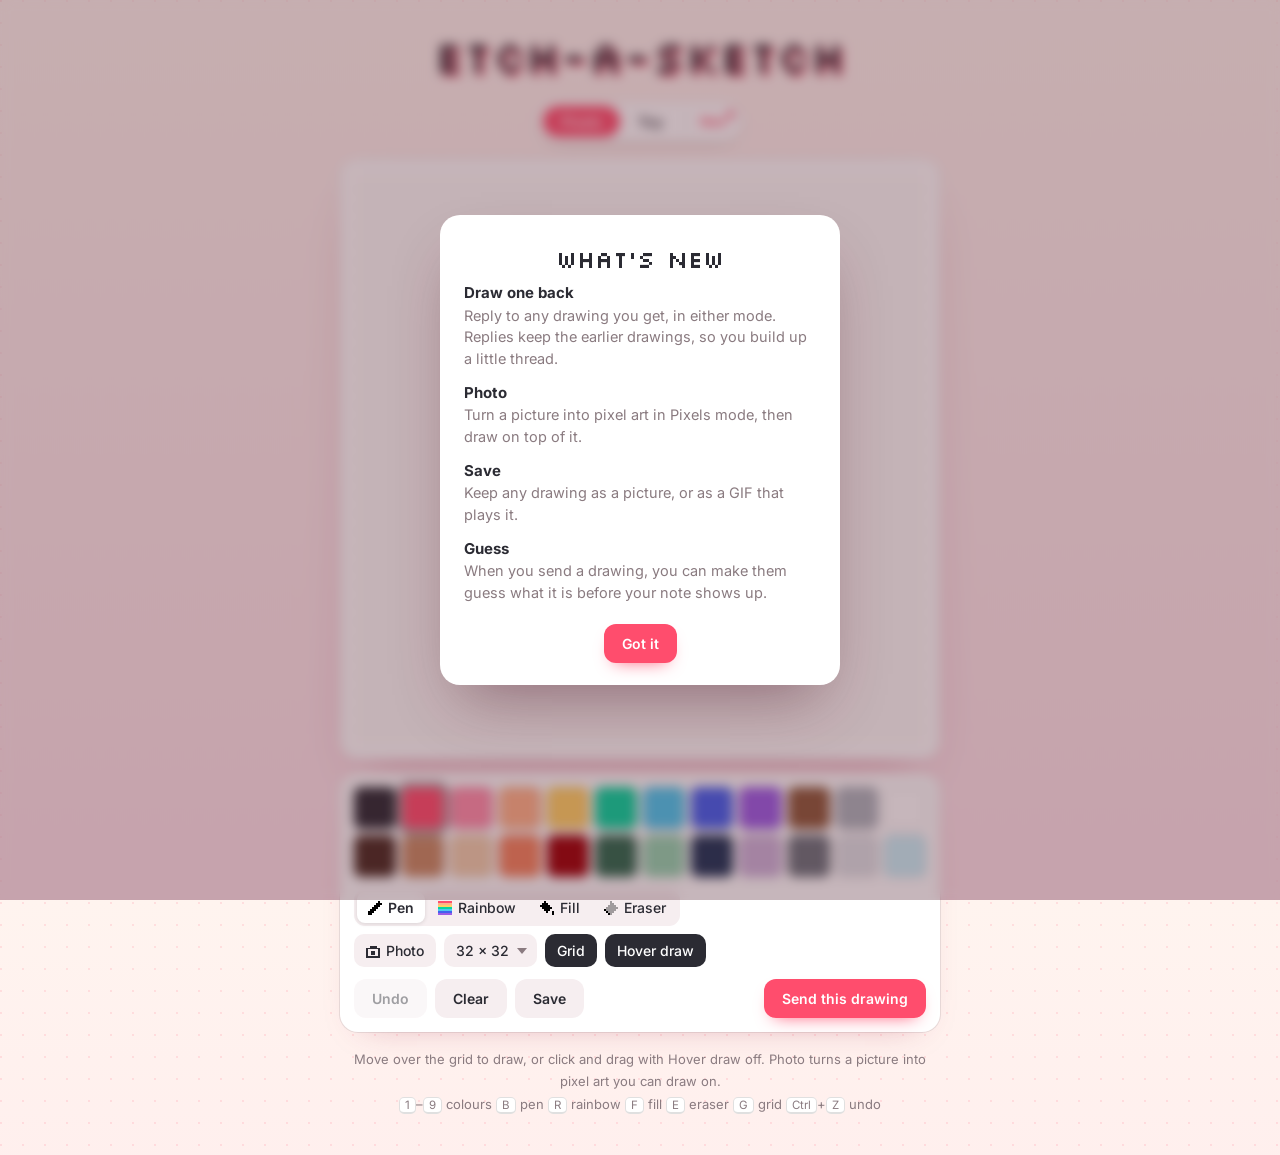
<file: index.html>
<!DOCTYPE html>
<html lang="en">
<head>
  <meta charset="UTF-8">
  <meta name="viewport" content="width=device-width, initial-scale=1.0, viewport-fit=cover">
  <title>Etch-a-Sketch</title>
  <meta name="description" content="Pixel art in the browser. Draw on the grid or turn a photo into pixels, and send a drawing that pops in pixel by pixel.">
  <link rel="icon" href="data:image/svg+xml,%3Csvg xmlns='http://www.w3.org/2000/svg' viewBox='0 0 8 8' shape-rendering='crispEdges'%3E%3Cpath fill='%23ff4d6d' d='M1 1h2v1H1zM5 1h2v1H5zM0 2h8v2H0zM1 4h6v1H1zM2 5h4v1H2zM3 6h2v1H3z'/%3E%3C/svg%3E">
  <link rel="preconnect" href="https://fonts.googleapis.com">
  <link rel="preconnect" href="https://fonts.gstatic.com" crossorigin>
  <link href="https://fonts.googleapis.com/css2?family=Silkscreen&family=Pacifico&family=Inter:wght@400;500;600&display=swap" rel="stylesheet">
  <style>
    :root {
      --bg: #fff4ef;
      --bg-2: #ffe3ea;
      --ink: #2b2b33;
      --muted: #8a7b80;
      --card: #ffffff;
      --line: rgba(43,43,51,.10);
      --accent: #ff4d6d;
      --board: #fffdfb;
    }
    * { box-sizing: border-box; }
    html { height: 100%; }
    body {
      margin: 0; min-height: 100%;
      font-family: "Inter", system-ui, -apple-system, sans-serif; color: var(--ink);
      background:
        radial-gradient(circle at 1px 1px, rgba(255,77,109,.13) 1px, transparent 1.5px) 0 0 / 22px 22px,
        linear-gradient(180deg, var(--bg), var(--bg-2));
      display: flex; flex-direction: column; align-items: center;
      padding: 28px 16px 40px; gap: 18px;
      -webkit-tap-highlight-color: transparent;
    }

    h1 {
      font-family: "Silkscreen", monospace; font-weight: 400; margin: 0;
      font-size: clamp(26px, 6vw, 44px); letter-spacing: .02em; color: var(--ink);
      text-shadow: 3px 3px 0 var(--accent);
    }

    .app { width: min(100%, 600px); display: flex; flex-direction: column; gap: 14px; }

    .board-wrap {
      background: var(--card); border-radius: 18px; padding: 12px;
      box-shadow: 0 1px 0 rgba(255,255,255,.8) inset, 0 24px 50px -28px rgba(160,40,70,.45), 0 0 0 1px var(--line);
    }
    .board-wrap.wobble { animation: wobble .5s ease; }
    @keyframes wobble {
      20% { transform: rotate(-1.5deg); } 40% { transform: rotate(1.5deg); }
      60% { transform: rotate(-1deg); } 80% { transform: rotate(.6deg); }
    }
    .board { position: relative; aspect-ratio: 1; border-radius: 8px; overflow: hidden; background: var(--board); touch-action: none; cursor: crosshair; }
    .board canvas { position: absolute; inset: 0; width: 100%; height: 100%; }

    /* ---------- Toolbar ---------- */
    .panel {
      background: var(--card); border-radius: 18px; padding: 14px;
      box-shadow: 0 14px 34px -24px rgba(160,40,70,.4), 0 0 0 1px var(--line);
      display: flex; flex-direction: column; gap: 12px;
    }
    .swatches { display: grid; grid-template-columns: repeat(12, 1fr); gap: 6px; }
    .swatch {
      aspect-ratio: 1; border-radius: 7px; border: 0; padding: 0; cursor: pointer;
      box-shadow: inset 0 0 0 1px rgba(0,0,0,.12); transition: transform .12s;
    }
    .swatch:hover { transform: translateY(-2px); }
    .swatch[aria-pressed="true"] { box-shadow: inset 0 0 0 1px rgba(0,0,0,.12), 0 0 0 2px var(--card), 0 0 0 4px var(--ink); }

    .row { display: flex; gap: 8px; flex-wrap: wrap; align-items: center; }
    .row.spread { justify-content: space-between; }
    .seg { display: inline-flex; background: #f6eef0; border-radius: 11px; padding: 3px; gap: 2px; }
    .seg button, .chip, .btn {
      font: inherit; font-size: 14px; font-weight: 500; border: 0; cursor: pointer; color: var(--ink);
    }
    .seg button { background: transparent; padding: 7px 11px; border-radius: 8px; display: inline-flex; align-items: center; gap: 6px; }
    .seg button[aria-pressed="true"] { background: #fff; box-shadow: 0 1px 4px rgba(0,0,0,.12); font-weight: 600; }
    .seg svg { width: 14px; height: 14px; shape-rendering: crispEdges; }
    .chip { background: #f6eef0; padding: 8px 12px; border-radius: 10px; display: inline-flex; align-items: center; gap: 6px; }
    .chip[aria-pressed="true"] { background: var(--ink); color: #fff; }
    .chip svg { width: 14px; height: 14px; }
    select.chip { appearance: none; -webkit-appearance: none; padding-right: 28px;
      background-image: url("data:image/svg+xml,%3Csvg xmlns='http://www.w3.org/2000/svg' width='10' height='6'%3E%3Cpath d='M0 0h10L5 6z' fill='%238a7b80'/%3E%3C/svg%3E");
      background-repeat: no-repeat; background-position: right 10px center; }

    .btn { padding: 11px 18px; border-radius: 12px; background: #f6eef0; font-weight: 600; transition: transform .12s, background .12s; }
    .btn:hover { transform: translateY(-1px); }
    .btn:disabled { opacity: .4; cursor: default; transform: none; }
    .btn.primary { background: var(--accent); color: #fff; box-shadow: 0 8px 18px -10px var(--accent); }
    .actions { display: flex; gap: 8px; flex-wrap: wrap; }
    .actions .primary { margin-left: auto; }
    :focus-visible { outline: 2px solid var(--accent); outline-offset: 2px; }

    .hint { font-size: 13px; color: var(--muted); text-align: center; margin: 2px 0 0; line-height: 1.7; }
    kbd { font-family: inherit; font-size: 11.5px; background: #fff; border: 1px solid rgba(0,0,0,.12); border-bottom-width: 2px; border-radius: 5px; padding: 0 5px; }

    /* ---------- Overlays ---------- */
    .overlay {
      position: fixed; inset: 0; z-index: 20; display: grid; place-items: center; padding: 20px;
      background: rgba(80,30,45,.32); backdrop-filter: blur(6px); -webkit-backdrop-filter: blur(6px);
    }
    .overlay[hidden] { display: none; }
    .card {
      width: min(400px, 100%); background: var(--card); border-radius: 20px; padding: 28px 24px 22px; text-align: center;
      box-shadow: 0 30px 60px -20px rgba(80,20,40,.45); animation: pop .35s cubic-bezier(.2,.8,.2,1);
    }
    @keyframes pop { from { opacity: 0; transform: translateY(14px) scale(.96); } to { opacity: 1; transform: none; } }
    .card h2 { font-family: "Silkscreen", monospace; font-weight: 400; font-size: 24px; margin: 0 0 8px; }
    .card p { margin: 0 0 18px; color: var(--muted); line-height: 1.55; }
    .card .note { font-size: 17px; color: var(--ink); }
    .card textarea, .card input {
      width: 100%; font: inherit; padding: 12px 14px; border-radius: 12px;
      border: 1px solid rgba(0,0,0,.14); background: #fff; color: var(--ink); resize: none; margin-bottom: 12px;
    }
    .card .row { justify-content: center; }
    .small { font-size: 12.5px; color: var(--muted); margin: 10px 0 0 !important; }

    .toast {
      position: fixed; left: 50%; bottom: 26px; transform: translate(-50%, 20px); opacity: 0; z-index: 30;
      background: var(--ink); color: #fff; padding: 11px 18px; border-radius: 999px; font-size: 14px;
      transition: opacity .25s, transform .25s; pointer-events: none; max-width: calc(100% - 32px); text-align: center;
    }
    .toast.show { opacity: 1; transform: translate(-50%, 0); }

    @media (hover: none) {
      #hoverBtn, .hint { display: none; }
    }
    @media (max-width: 480px) {
      .swatches { grid-template-columns: repeat(8, 1fr); }
      .seg button span, .long { display: none; }
      .seg button { padding: 8px 12px; }
    }
    @media (prefers-reduced-motion: reduce) {
      .board-wrap.wobble, .card { animation: none; }
    }
  </style>
  <link rel="stylesheet" href="shared.css">
</head>
<body>
  <h1>Etch-a-Sketch</h1>
  <nav class="modes" aria-label="Mode">
    <a href="./" aria-current="page">Pixels</a>
    <a href="toy.html">Toy</a>
  </nav>
  <div class="thread" id="thread" hidden></div>

  <main class="app">
    <div class="board-wrap" id="boardWrap">
      <div class="board" id="board" aria-label="Drawing grid">
        <canvas id="canvas"></canvas>
      </div>
    </div>

    <div class="panel">
      <div class="swatches" id="swatches" role="group" aria-label="Colours"></div>

      <div class="row spread">
        <div class="seg" role="group" aria-label="Tool">
          <button data-tool="pen" aria-pressed="true" title="Pen (B)"><svg viewBox="0 0 7 7"><path d="M5 0h1v1h1v1H6v1H5v1H4v1H3v1H2v1H0V5h1V4h1V3h1V2h1V1h1z"/></svg><span>Pen</span></button>
          <button data-tool="rainbow" aria-pressed="false" title="Rainbow (R)"><svg viewBox="0 0 7 7"><path fill="#ff4d6d" d="M0 0h7v1H0z"/><path fill="#ffb38a" d="M0 1h7v1H0z"/><path fill="#ffd166" d="M0 2h7v1H0z"/><path fill="#06d6a0" d="M0 3h7v1H0z"/><path fill="#4cc9f0" d="M0 4h7v1H0z"/><path fill="#4361ee" d="M0 5h7v1H0z"/><path fill="#9b5de5" d="M0 6h7v1H0z"/></svg><span>Rainbow</span></button>
          <button data-tool="fill" aria-pressed="false" title="Fill (F)"><svg viewBox="0 0 7 7"><path d="M2 0h1v1h1v1h1v1h1v1H5v1H4v1H3V5H2V4H1V3H0V2h1V1h1zM6 5h1v2H6z"/></svg><span>Fill</span></button>
          <button data-tool="eraser" aria-pressed="false" title="Eraser (E)"><svg viewBox="0 0 7 7"><path d="M3 0h1v1h1v1h1v1h1v1H6v1H5v1H4v1H2V6H1V5H0V4h1V3h1V2h1z" opacity=".35"/><path d="M0 4h1v1h1v1h1v1H2V6H1V5H0z"/></svg><span>Eraser</span></button>
        </div>
        <div class="row">
          <button class="chip" id="photoBtn" title="Turn a photo into pixel art"><svg viewBox="0 0 8 8" shape-rendering="crispEdges"><path fill="currentColor" d="M0 2h2V1h4v1h2v6H0zM1 3v4h6V3z"/><path fill="currentColor" d="M3 4h2v2H3z"/></svg>Photo</button>
          <input type="file" id="photoIn" accept="image/*" hidden>
          <select class="chip" id="sizeSel" aria-label="Grid size">
            <option value="16">16 × 16</option>
            <option value="24">24 × 24</option>
            <option value="32" selected>32 × 32</option>
            <option value="48">48 × 48</option>
            <option value="64">64 × 64</option>
          </select>
          <button class="chip" id="gridBtn" aria-pressed="true" title="Grid lines (G)">Grid</button>
          <button class="chip" id="hoverBtn" aria-pressed="true" title="Draw just by moving the mouse (H)">Hover draw</button>
        </div>
      </div>

      <div class="actions">
        <button class="btn" id="undoBtn" disabled>Undo</button>
        <button class="btn" id="clearBtn">Clear</button>
        <button class="btn" id="saveBtn">Save</button>
        <button class="btn primary" id="shareBtn">Send<span class="long"> this drawing</span></button>
      </div>
    </div>

    <p class="hint">Move over the grid to draw, or click and drag with Hover draw off. Photo turns a picture into pixel art you can draw on.<br>
      <kbd>1</kbd>–<kbd>9</kbd> colours <kbd>B</kbd> pen <kbd>R</kbd> rainbow <kbd>F</kbd> fill <kbd>E</kbd> eraser <kbd>G</kbd> grid <kbd>Ctrl</kbd>+<kbd>Z</kbd> undo</p>
  </main>

  <div class="toast" id="toast" role="status" aria-live="polite"></div>

  <script src="shared.js"></script>
  <script>
  (function () {
    "use strict";

    const { PAL, NAMES, PIXEL_BG: BG } = Etch;
    const RAINBOW = [2, 4, 5, 6, 7, 8, 9, 3];

    const board = document.getElementById("board");
    const wrap = document.getElementById("boardWrap");
    const canvas = document.getElementById("canvas");
    const ctx = canvas.getContext("2d");
    const undoBtn = document.getElementById("undoBtn");
    const sizeSel = document.getElementById("sizeSel");

    let N = 32;
    let cells = new Uint8Array(N * N);
    let order = new Uint32Array(N * N);   // when each cell was last painted, for the replay
    let tick = 0, photoTick = 0;          // cells painted at or before photoTick came from a photo
    let color = 2, tool = "pen", rainbowI = 0;
    let showGrid = true, hoverDraw = matchMedia("(hover: hover)").matches;
    let hoverCell = -1, busy = false;
    let S = 0;                             // board size in CSS pixels

    /* ---------- Rendering ---------- */
    const edge = i => Math.round(i * S / N);
    function setup() {
      S = board.clientWidth;
      const dpr = Math.min(window.devicePixelRatio || 1, 2);
      canvas.width = Math.round(S * dpr); canvas.height = Math.round(S * dpr);
      ctx.setTransform(dpr, 0, 0, dpr, 0, 0);
      if (!busy) draw();
    }
    function rect(i, c) {
      const x = i % N, y = (i / N) | 0;
      const x0 = edge(x), y0 = edge(y);
      ctx.fillStyle = PAL[c]; ctx.fillRect(x0, y0, edge(x + 1) - x0, edge(y + 1) - y0);
    }
    function gridLines() {
      if (!showGrid) return;
      ctx.fillStyle = "rgba(43,43,51,.07)";
      for (let i = 1; i < N; i++) { const p = edge(i); ctx.fillRect(p, 0, 1, S); ctx.fillRect(0, p, S, 1); }
    }
    function hoverOutline() {
      if (hoverCell < 0 || busy) return;
      const x = hoverCell % N, y = (hoverCell / N) | 0;
      const x0 = edge(x), y0 = edge(y), w = edge(x + 1) - x0, h = edge(y + 1) - y0;
      ctx.strokeStyle = "rgba(43,43,51,.5)"; ctx.lineWidth = 1.5;
      ctx.strokeRect(x0 + .75, y0 + .75, w - 1.5, h - 1.5);
    }
    function draw() {
      ctx.fillStyle = BG; ctx.fillRect(0, 0, S, S);
      for (let i = 0; i < cells.length; i++) if (cells[i]) rect(i, cells[i]);
      gridLines(); hoverOutline();
    }
    let queued = false;
    const requestDraw = () => { if (!queued) { queued = true; requestAnimationFrame(() => { queued = false; if (!busy) draw(); }); } };

    /* ---------- Painting ---------- */
    function paint(i) {
      let c;
      if (tool === "eraser") c = 0;
      else if (tool === "rainbow") c = RAINBOW[rainbowI++ % RAINBOW.length];
      else c = color;
      if (cells[i] === c) return;
      cells[i] = c; order[i] = c ? ++tick : 0;
    }
    function fill(start) {
      const target = cells[start], c = color;
      if (target === c) return;
      const stack = [start];
      while (stack.length) {
        const i = stack.pop();
        if (cells[i] !== target) continue;
        cells[i] = c; order[i] = ++tick;
        const x = i % N, y = (i / N) | 0;
        if (x > 0) stack.push(i - 1); if (x < N - 1) stack.push(i + 1);
        if (y > 0) stack.push(i - N); if (y < N - 1) stack.push(i + N);
      }
    }
    // Fill in every cell between two points so fast strokes don't leave gaps.
    function line(a, b) {
      let x0 = a % N, y0 = (a / N) | 0; const x1 = b % N, y1 = (b / N) | 0;
      const dx = Math.abs(x1 - x0), dy = -Math.abs(y1 - y0), sx = x0 < x1 ? 1 : -1, sy = y0 < y1 ? 1 : -1;
      let err = dx + dy;
      for (;;) {
        paint(y0 * N + x0);
        if (x0 === x1 && y0 === y1) break;
        const e2 = 2 * err;
        if (e2 >= dy) { err += dy; x0 += sx; }
        if (e2 <= dx) { err += dx; y0 += sy; }
      }
    }

    /* ---------- Undo ---------- */
    const history_ = [];
    function snapshot() {
      history_.push({ N, cells: cells.slice(), order: order.slice(), tick, photoTick });
      if (history_.length > 60) history_.shift();
      undoBtn.disabled = false;
    }
    function undo() {
      if (busy || !history_.length) return;
      const s = history_.pop();
      if (s.N !== N) { N = s.N; sizeSel.value = String(N); }
      cells = s.cells; order = s.order; tick = s.tick; photoTick = s.photoTick;
      undoBtn.disabled = !history_.length;
      draw();
    }
    undoBtn.addEventListener("click", undo);

    /* ---------- Pointer ---------- */
    const cellAt = e => {
      const r = board.getBoundingClientRect();
      const x = Math.floor((e.clientX - r.left) / r.width * N), y = Math.floor((e.clientY - r.top) / r.height * N);
      return x < 0 || y < 0 || x >= N || y >= N ? -1 : y * N + x;
    };
    let stroking = false, last = -1;
    function beginStroke() { snapshot(); stroking = true; last = -1; }
    function endStroke() {
      if (!stroking) return;
      stroking = false; last = -1;
      // Drop snapshots for strokes that changed nothing (e.g. hovering over empty cells with the eraser).
      const s = history_[history_.length - 1];
      if (s && s.N === N && s.cells.every((v, i) => v === cells[i])) { history_.pop(); undoBtn.disabled = !history_.length; }
    }
    function strokeTo(i) {
      if (i < 0) return;
      if (last < 0) paint(i); else line(last, i);
      last = i; requestDraw();
    }

    board.addEventListener("pointerdown", e => {
      if (busy) return;
      const i = cellAt(e); if (i < 0) return;
      if (tool === "fill") { snapshot(); fill(i); draw(); return; }
      board.setPointerCapture(e.pointerId);
      if (!(e.pointerType === "mouse" && hoverDraw && stroking)) beginStroke();
      strokeTo(i);
    });
    board.addEventListener("pointermove", e => {
      if (busy) return;
      const i = cellAt(e);
      if (hoverCell !== i) { hoverCell = i; requestDraw(); }
      const pressed = e.buttons & 1 || e.pointerType !== "mouse";
      if (tool === "fill") return;
      if (stroking && (pressed || hoverDraw)) { strokeTo(i); return; }
      if (e.pointerType === "mouse" && hoverDraw && i >= 0) { beginStroke(); strokeTo(i); }
    });
    board.addEventListener("pointerup", e => { if (!(e.pointerType === "mouse" && hoverDraw)) endStroke(); });
    board.addEventListener("pointercancel", endStroke);
    board.addEventListener("pointerleave", () => { hoverCell = -1; endStroke(); requestDraw(); });

    /* ---------- Controls ---------- */
    const swatches = document.getElementById("swatches");
    PAL.forEach((c, i) => {
      if (!i) return;
      const b = document.createElement("button");
      b.className = "swatch"; b.style.background = c; b.title = NAMES[i] + (i <= 9 ? " (" + i + ")" : "");
      b.setAttribute("aria-label", NAMES[i]); b.setAttribute("aria-pressed", i === color);
      b.addEventListener("click", () => pickColor(i));
      swatches.appendChild(b);
    });
    function pickColor(i) {
      color = i;
      [...swatches.children].forEach((b, k) => b.setAttribute("aria-pressed", k + 1 === i));
      if (tool === "eraser" || tool === "rainbow") setTool("pen");
    }
    const toolBtns = document.querySelectorAll("[data-tool]");
    function setTool(t) { tool = t; toolBtns.forEach(b => b.setAttribute("aria-pressed", b.dataset.tool === t)); }
    toolBtns.forEach(b => b.addEventListener("click", () => setTool(b.dataset.tool)));

    const gridBtn = document.getElementById("gridBtn"), hoverBtn = document.getElementById("hoverBtn");
    hoverBtn.setAttribute("aria-pressed", hoverDraw);
    function toggleGrid() { showGrid = !showGrid; gridBtn.setAttribute("aria-pressed", showGrid); if (!busy) draw(); }
    function toggleHover() { hoverDraw = !hoverDraw; hoverBtn.setAttribute("aria-pressed", hoverDraw); endStroke(); }
    gridBtn.addEventListener("click", toggleGrid);
    hoverBtn.addEventListener("click", toggleHover);

    // Changing size scales the drawing instead of wiping it.
    function resize(n) {
      if (n === N || busy) { sizeSel.value = String(N); return; }
      snapshot();
      const old = cells, oldOrder = order, M = N;
      cells = new Uint8Array(n * n); order = new Uint32Array(n * n);
      for (let y = 0; y < n; y++) for (let x = 0; x < n; x++) {
        const src = Math.floor((y + .5) * M / n) * M + Math.floor((x + .5) * M / n);
        cells[y * n + x] = old[src]; order[y * n + x] = oldOrder[src];
      }
      N = n; draw();
    }
    sizeSel.addEventListener("change", e => resize(+e.target.value));

    // Clear: pixels drop out in random order.
    function clear() {
      if (busy) return;
      const lit = []; for (let i = 0; i < cells.length; i++) if (cells[i]) lit.push(i);
      if (!lit.length) return;
      snapshot(); busy = true;
      for (let i = lit.length - 1; i > 0; i--) { const j = (Math.random() * (i + 1)) | 0; [lit[i], lit[j]] = [lit[j], lit[i]]; }
      wrap.classList.remove("wobble"); void wrap.offsetWidth; wrap.classList.add("wobble");
      const dur = 550; let t0 = null, k = 0;
      (function frame(t) {
        if (t0 == null) t0 = t;
        const target = Math.min(lit.length, Math.ceil((t - t0) / dur * lit.length));
        while (k < target) { cells[lit[k]] = 0; order[lit[k]] = 0; k++; }
        draw();
        if (k < lit.length) requestAnimationFrame(frame);
        else { busy = false; wrap.classList.remove("wobble"); }
      })(performance.now());
    }
    document.getElementById("clearBtn").addEventListener("click", clear);

    /* ---------- Photo to pixel art ---------- */
    const photoIn = document.getElementById("photoIn");
    document.getElementById("photoBtn").addEventListener("click", () => { if (!busy) photoIn.click(); });
    async function loadImage(file) {
      if (window.createImageBitmap) { try { return await createImageBitmap(file); } catch (e) { /* try the slow way */ } }
      return new Promise((res, rej) => { const im = new Image(); im.onload = () => res(im); im.onerror = rej; im.src = URL.createObjectURL(file); });
    }
    photoIn.addEventListener("change", async () => {
      const file = photoIn.files[0]; photoIn.value = "";
      if (!file || busy) return;
      let img;
      try { img = await loadImage(file); } catch (e) { Etch.toast("Couldn't open that photo."); return; }
      // Photos need detail, so small grids go up to 48 × 48.
      const n = N < 48 ? 48 : N;
      const out = Etch.photoToCells(img, n);
      snapshot();
      N = n; sizeSel.value = String(n);
      cells = out; order = new Uint32Array(n * n); tick = 0;
      for (let i = 0; i < cells.length; i++) if (cells[i]) order[i] = ++tick;
      photoTick = tick;
      draw();
      Etch.toast("Done. Draw on top of it if you like.");
    });

    /* ---------- Keyboard ---------- */
    addEventListener("keydown", e => {
      if (e.target.closest("textarea, input, select") || document.querySelector(".overlay:not([hidden])")) return;
      if ((e.ctrlKey || e.metaKey) && e.key.toLowerCase() === "z") { undo(); e.preventDefault(); return; }
      if (e.ctrlKey || e.metaKey || e.altKey) return;
      const k = e.key.toLowerCase();
      if (k === "b" || k === "p") setTool("pen");
      else if (k === "r") setTool("rainbow");
      else if (k === "f") setTool("fill");
      else if (k === "e") setTool("eraser");
      else if (k === "g") toggleGrid();
      else if (k === "h") toggleHover();
      else if (/^[1-9]$/.test(k)) pickColor(+k);
    });

    /* ---------- Sharing and replay (the rest lives in shared.js) ---------- */
    // Painted cells in the order they were last drawn. Photo cells come first, in reading order.
    function currentEntry() {
      const idx = []; for (let i = 0; i < cells.length; i++) if (cells[i]) idx.push(i);
      if (!idx.length) return null;
      idx.sort((a, b) => order[a] - order[b]);
      let photoK = 0; while (photoK < idx.length && order[idx[photoK]] <= photoTick) photoK++;
      return { kind: "pixel", n: N, photoK, seq: idx.map(i => [i, cells[i]]) };
    }
    function replay(e, done) {
      busy = true; hoverCell = -1;
      N = e.n; sizeSel.value = String(N);
      cells = new Uint8Array(N * N); order = new Uint32Array(N * N); tick = 0; photoTick = 0;
      const tl = Etch.pixelTimeline(e);
      let t0 = null;
      (function frame(t) {
        if (t0 == null) t0 = t;
        const el = t - t0;
        Etch.drawPixels(ctx, S, N, tl.items, tl.times, el, { grid: showGrid });
        if (el < tl.total + 160) { requestAnimationFrame(frame); return; }
        e.seq.forEach(([i, c]) => { cells[i] = c; order[i] = ++tick; });
        photoTick = Math.min(e.photoK || 0, tick);
        busy = false; draw();
        if (done) done();
      })(performance.now());
    }

    setup();
    new ResizeObserver(setup).observe(board);

    Etch.init({
      kind: "pixel",
      isBusy: () => busy,
      getEntry: currentEntry,
      play: replay,
      clearForReply: clear,
    });
  })();
  </script>
</body>
</html>
</file>
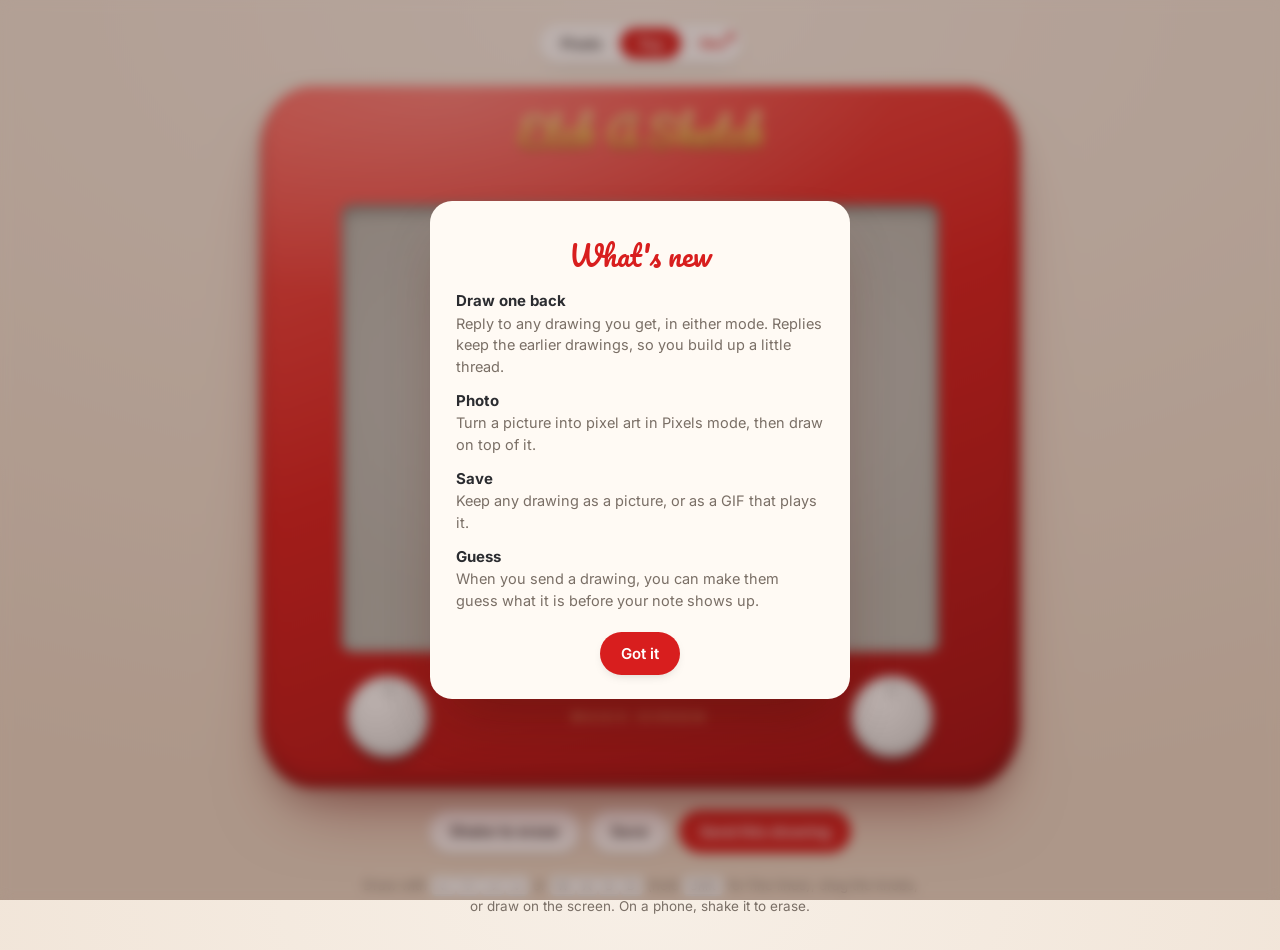
<file: toy.html>
<!DOCTYPE html>
<html lang="en">
<head>
  <meta charset="UTF-8">
  <meta name="viewport" content="width=device-width, initial-scale=1.0, viewport-fit=cover">
  <title>Etch A Sketch · Toy</title>
  <meta name="description" content="An Etch A Sketch in the browser. Turn the knobs, shake to erase, and send a drawing that replays itself.">
  <link rel="icon" href="data:image/svg+xml,%3Csvg xmlns='http://www.w3.org/2000/svg' viewBox='0 0 32 32'%3E%3Crect width='32' height='32' rx='7' fill='%23d81e1e'/%3E%3Crect x='6' y='6' width='20' height='15' rx='2' fill='%23cbccc6'/%3E%3Ccircle cx='8' cy='26' r='3' fill='%23fff'/%3E%3Ccircle cx='24' cy='26' r='3' fill='%23fff'/%3E%3C/svg%3E">
  <link rel="preconnect" href="https://fonts.googleapis.com">
  <link rel="preconnect" href="https://fonts.gstatic.com" crossorigin>
  <link href="https://fonts.googleapis.com/css2?family=Pacifico&family=Silkscreen&family=Inter:wght@400;500;600&display=swap" rel="stylesheet">
  <style>
    :root {
      --page-1: #f7efe6;
      --page-2: #ead9c8;
      --ink: #2b2c30;
      --muted: #7a6f66;
      --red-hi: #ff5a52;
      --red: #d81e1e;
      --red-lo: #9e0d12;
      --screen: #c9cac3;
      --line: #2e2f33;
      --card: #fffaf4;
      --accent: #d81e1e;
    }
    * { box-sizing: border-box; }
    html { height: 100%; }
    body {
      margin: 0; min-height: 100%;
      font-family: "Inter", system-ui, -apple-system, sans-serif;
      color: var(--ink);
      background: radial-gradient(120% 90% at 50% 0%, var(--page-1), var(--page-2));
      display: flex; flex-direction: column; align-items: center; justify-content: center;
      gap: 22px; padding: 24px 16px 32px;
      -webkit-tap-highlight-color: transparent;
    }

    /* ---------- The toy ---------- */
    .toy {
      position: relative;
      width: min(92vw, 760px);
      padding: 9.5% 6.5% 0;
      border-radius: 7% / 9%;
      background:
        radial-gradient(130% 70% at 25% 0%, rgba(255,255,255,.28), transparent 45%),
        linear-gradient(160deg, var(--red-hi), var(--red) 45%, var(--red-lo));
      box-shadow:
        inset 0 3px 0 rgba(255,255,255,.35),
        inset 0 -8px 16px rgba(0,0,0,.25),
        0 40px 70px -30px rgba(120,10,10,.55),
        0 12px 24px rgba(60,10,10,.18);
      user-select: none; -webkit-user-select: none;
    }
    .logo {
      position: absolute; top: 2.6%; left: 0; right: 0; text-align: center;
      font-family: "Pacifico", cursive; font-size: clamp(22px, 5.2vw, 40px); line-height: 1.4;
      background: linear-gradient(180deg, #fff3c4, #f0c45a 55%, #b9852a);
      -webkit-background-clip: text; background-clip: text; color: transparent;
      filter: drop-shadow(0 2px 0 rgba(90,0,0,.45));
      pointer-events: none;
    }
    .screen {
      position: relative; aspect-ratio: 4 / 3; border-radius: 2.2%;
      background-color: var(--screen);
      background-image:
        radial-gradient(120% 90% at 50% 40%, rgba(255,255,255,.22), transparent 60%),
        url("data:image/svg+xml,%3Csvg xmlns='http://www.w3.org/2000/svg' width='160' height='160'%3E%3Cfilter id='n'%3E%3CfeTurbulence type='fractalNoise' baseFrequency='.9' numOctaves='2' stitchTiles='stitch'/%3E%3CfeColorMatrix values='0 0 0 0 0  0 0 0 0 0  0 0 0 0 0  0 0 0 .18 0'/%3E%3C/filter%3E%3Crect width='100%25' height='100%25' filter='url(%23n)'/%3E%3C/svg%3E");
      box-shadow:
        inset 0 6px 14px rgba(0,0,0,.35),
        inset 0 0 0 3px rgba(0,0,0,.10),
        0 1px 0 rgba(255,255,255,.35);
      overflow: hidden; touch-action: none; cursor: crosshair;
    }
    .screen canvas { position: absolute; inset: 0; width: 100%; height: 100%; transition: opacity .7s ease; }
    .screen canvas.fading { opacity: 0; }
    .stylus {
      position: absolute; left: 0; top: 0; width: 7px; height: 7px; margin: -3.5px 0 0 -3.5px;
      border-radius: 50%; background: rgba(40,40,44,.55); pointer-events: none;
    }

    .controls { display: flex; justify-content: space-between; align-items: center; padding: 4% 1% 5%; }
    .knob {
      position: relative; width: 14%; aspect-ratio: 1; border-radius: 50%; border: 0; padding: 0;
      background: radial-gradient(circle at 35% 30%, #ffffff, #ececec 45%, #cbcbcb 100%);
      box-shadow: 0 8px 12px -4px rgba(0,0,0,.45), inset 0 -4px 8px rgba(0,0,0,.15), inset 0 2px 2px rgba(255,255,255,.9);
      cursor: grab; touch-action: none;
    }
    .knob:active { cursor: grabbing; }
    .knob:focus-visible { outline: 3px solid #ffd76a; outline-offset: 4px; }
    .knob .grip {
      position: absolute; inset: 0; border-radius: 50%;
      background: repeating-conic-gradient(rgba(0,0,0,.10) 0 5deg, transparent 5deg 10deg);
      -webkit-mask: radial-gradient(circle, transparent 62%, #000 64%);
              mask: radial-gradient(circle, transparent 62%, #000 64%);
    }
    .knob .notch { position: absolute; left: 50%; top: 9%; width: 4%; height: 18%; margin-left: -2%; border-radius: 2px; background: rgba(0,0,0,.18); }
    .brand { font-size: clamp(9px, 1.6vw, 12px); letter-spacing: .3em; color: rgba(255,230,170,.75); font-weight: 600; }

    .toy.shaking { animation: shake .65s cubic-bezier(.36,.07,.19,.97); }
    @keyframes shake {
      10%, 90% { transform: translate(-2px, 1px) rotate(-1deg); }
      20%, 80% { transform: translate(5px, -2px) rotate(2deg); }
      30%, 50%, 70% { transform: translate(-9px, 3px) rotate(-3deg); }
      40%, 60% { transform: translate(9px, -3px) rotate(3deg); }
    }

    /* ---------- Buttons, hints ---------- */
    .actions { display: flex; gap: 10px; flex-wrap: wrap; justify-content: center; }
    .btn {
      font: inherit; font-weight: 600; font-size: 15px; padding: 11px 20px; border-radius: 999px;
      border: 1px solid rgba(0,0,0,.08); background: #fff; color: var(--ink); cursor: pointer;
      box-shadow: 0 4px 12px -6px rgba(0,0,0,.25); transition: transform .15s, box-shadow .15s;
    }
    .btn:hover { transform: translateY(-1px); box-shadow: 0 8px 18px -8px rgba(0,0,0,.3); }
    .btn.primary { background: var(--red); color: #fff; border-color: transparent; }
    .hint { font-size: 13.5px; color: var(--muted); text-align: center; max-width: 560px; line-height: 1.6; margin: 0; }
    kbd { font-family: inherit; font-size: 12px; background: #fff; border: 1px solid rgba(0,0,0,.12); border-bottom-width: 2px; border-radius: 5px; padding: 1px 6px; }

    /* ---------- Overlays ---------- */
    .overlay {
      position: fixed; inset: 0; z-index: 20; display: grid; place-items: center; padding: 20px;
      background: rgba(60,30,20,.35); backdrop-filter: blur(6px); -webkit-backdrop-filter: blur(6px);
    }
    .overlay[hidden] { display: none; }
    .card {
      width: min(420px, 100%); background: var(--card); border-radius: 22px; padding: 30px 26px 24px; text-align: center;
      box-shadow: 0 30px 60px -20px rgba(80,20,10,.45); animation: pop .35s cubic-bezier(.2,.8,.2,1);
    }
    @keyframes pop { from { opacity: 0; transform: translateY(14px) scale(.96); } to { opacity: 1; transform: none; } }
    .card h2 { font-family: "Pacifico", cursive; font-weight: 400; font-size: 28px; margin: 0 0 10px; color: var(--red); }
    .card p { margin: 0 0 18px; color: var(--muted); line-height: 1.55; }
    .card .note { font-size: 17px; color: var(--ink); font-style: italic; }
    .card textarea, .card input {
      width: 100%; font: inherit; font-size: 15px; padding: 12px 14px; border-radius: 12px;
      border: 1px solid rgba(0,0,0,.14); background: #fff; color: var(--ink); resize: none; margin-bottom: 12px;
    }
    .card textarea:focus, .card input:focus { outline: 2px solid var(--red); outline-offset: 1px; }
    .card .row { display: flex; gap: 8px; justify-content: center; flex-wrap: wrap; }
    .small { font-size: 12.5px; color: var(--muted); margin-top: 10px; }

    .toast {
      position: fixed; left: 50%; bottom: 26px; transform: translate(-50%, 20px); opacity: 0; z-index: 30;
      background: var(--ink); color: #fff; padding: 11px 18px; border-radius: 999px; font-size: 14px;
      transition: opacity .25s, transform .25s; pointer-events: none; max-width: calc(100% - 32px); text-align: center;
    }
    .toast.show { opacity: 1; transform: translate(-50%, 0); }

    @media (prefers-reduced-motion: reduce) {
      .toy.shaking { animation-duration: .2s; }
      .screen canvas { transition-duration: .2s; }
      .card { animation: none; }
    }
  </style>
  <link rel="stylesheet" href="shared.css">
</head>
<body>
  <nav class="modes" aria-label="Mode">
    <a href="./">Pixels</a>
    <a href="toy.html" aria-current="page">Toy</a>
  </nav>
  <div class="thread" id="thread" hidden></div>

  <div class="toy" id="toy">
    <div class="logo">Etch A Sketch</div>
    <div class="screen" id="screen" aria-label="Drawing screen">
      <canvas id="canvas"></canvas>
      <div class="stylus" id="stylus"></div>
    </div>
    <div class="controls">
      <button class="knob" id="knobX" aria-label="Left knob: moves left and right. Drag to turn."><span class="grip"></span><span class="notch"></span></button>
      <span class="brand">MAGIC SCREEN</span>
      <button class="knob" id="knobY" aria-label="Right knob: moves up and down. Drag to turn."><span class="grip"></span><span class="notch"></span></button>
    </div>
  </div>

  <div class="actions">
    <button class="btn" id="shakeBtn">Shake to erase</button>
    <button class="btn" id="saveBtn">Save</button>
    <button class="btn primary" id="shareBtn">Send this drawing</button>
  </div>
  <p class="hint">Draw with <kbd>←</kbd><kbd>↑</kbd><kbd>→</kbd><kbd>↓</kbd> or <kbd>W</kbd><kbd>A</kbd><kbd>S</kbd><kbd>D</kbd> (hold <kbd>Shift</kbd> for fine lines), drag the knobs, or draw on the screen. On a phone, shake it to erase.</p>

  <div class="toast" id="toast" role="status" aria-live="polite"></div>

  <script src="shared.js"></script>
  <script>
  (function () {
    "use strict";

    // Logical drawing space; the canvas scales to fit.
    const W = 800, H = 600, M = 3;
    const canvas = document.getElementById("canvas");
    const ctx = canvas.getContext("2d");
    const screen = document.getElementById("screen");
    const stylus = document.getElementById("stylus");
    const toy = document.getElementById("toy");
    const knobX = document.getElementById("knobX");
    const knobY = document.getElementById("knobY");

    let pos = { x: W / 2, y: H / 2 };
    let path = [[pos.x, pos.y]];
    let angleX = 0, angleY = 0;
    let busy = false;          // true while shaking or replaying

    /* ---------- Canvas ---------- */
    function setupCanvas() {
      const dpr = Math.min(window.devicePixelRatio || 1, 2);
      canvas.width = W * dpr; canvas.height = H * dpr;
      ctx.setTransform(dpr, 0, 0, dpr, 0, 0);
      ctx.lineCap = "round"; ctx.lineJoin = "round";
      ctx.lineWidth = 2.4; ctx.strokeStyle = "#2e2f33";
      redraw();
    }
    function redraw(upTo) {
      ctx.clearRect(0, 0, W, H);
      const n = upTo == null ? path.length : upTo;
      if (n < 2) return;
      ctx.beginPath(); ctx.moveTo(path[0][0], path[0][1]);
      for (let i = 1; i < n; i++) ctx.lineTo(path[i][0], path[i][1]);
      ctx.stroke();
    }
    function placeStylus() {
      stylus.style.transform = "translate(" + (pos.x / W * screen.clientWidth) + "px," + (pos.y / H * screen.clientHeight) + "px)";
      knobX.style.transform = "rotate(" + angleX + "deg)";
      knobY.style.transform = "rotate(" + angleY + "deg)";
    }

    /* ---------- Drawing ---------- */
    const clamp = (v, lo, hi) => Math.max(lo, Math.min(hi, v));
    function moveTo(nx, ny) {
      nx = Math.round(clamp(nx, M, W - M)); ny = Math.round(clamp(ny, M, H - M));
      const dx = nx - pos.x, dy = ny - pos.y;
      if (!dx && !dy) return;
      ctx.beginPath(); ctx.moveTo(pos.x, pos.y); ctx.lineTo(nx, ny); ctx.stroke();
      angleX += dx * 1.6; angleY -= dy * 1.6;

      // Merge straight runs into one segment so share links stay short.
      const n = path.length;
      if (n >= 2) {
        const [ax, ay] = path[n - 2], [bx, by] = path[n - 1];
        const px = bx - ax, py = by - ay;
        if (px * dy - py * dx === 0 && px * dx + py * dy > 0) { path[n - 1] = [nx, ny]; pos = { x: nx, y: ny }; placeStylus(); return; }
      }
      path.push([nx, ny]);
      pos = { x: nx, y: ny };
      placeStylus();
    }

    // Keyboard: hold keys for continuous lines, diagonals with two keys.
    const keys = new Set();
    const KEYMAP = { ArrowLeft: "l", a: "l", A: "l", ArrowRight: "r", d: "r", D: "r", ArrowUp: "u", w: "u", W: "u", ArrowDown: "d", s: "d", S: "d" };
    let fine = false;
    addEventListener("keydown", e => {
      if (e.target.closest("textarea, input") || document.querySelector(".overlay:not([hidden])")) return;
      fine = e.shiftKey;
      const k = KEYMAP[e.key];
      if (k) { keys.add(k); e.preventDefault(); }
    });
    addEventListener("keyup", e => { fine = e.shiftKey; const k = KEYMAP[e.key]; if (k) keys.delete(k); });
    addEventListener("blur", () => keys.clear());
    (function loop() {
      if (keys.size && !busy) {
        const sp = fine ? 0.9 : 2.6;
        const dx = (keys.has("r") ? 1 : 0) - (keys.has("l") ? 1 : 0);
        const dy = (keys.has("d") ? 1 : 0) - (keys.has("u") ? 1 : 0);
        if (dx || dy) moveTo(pos.x + dx * sp, pos.y + dy * sp);
      }
      requestAnimationFrame(loop);
    })();

    // Knobs: turning clockwise moves right (left knob) or up (right knob), like the real toy.
    function bindKnob(knob, axis) {
      let last = null;
      const angleOf = e => { const r = knob.getBoundingClientRect(); return Math.atan2(e.clientY - (r.top + r.height / 2), e.clientX - (r.left + r.width / 2)); };
      knob.addEventListener("pointerdown", e => { if (busy) return; knob.setPointerCapture(e.pointerId); last = angleOf(e); askMotion(); });
      knob.addEventListener("pointermove", e => {
        if (last == null || busy) return;
        const a = angleOf(e);
        let d = a - last; if (d > Math.PI) d -= 2 * Math.PI; if (d < -Math.PI) d += 2 * Math.PI;
        last = a;
        const px = d * 180 / Math.PI / 1.6;
        if (axis === "x") moveTo(pos.x + px, pos.y); else moveTo(pos.x, pos.y - px);
      });
      const end = () => { last = null; };
      knob.addEventListener("pointerup", end); knob.addEventListener("pointercancel", end);
      // Keyboard on a focused knob turns it.
      knob.addEventListener("keydown", e => {
        const step = e.shiftKey ? 2 : 8;
        if (axis === "x" && (e.key === "ArrowLeft" || e.key === "ArrowRight")) { moveTo(pos.x + (e.key === "ArrowRight" ? step : -step), pos.y); e.stopPropagation(); e.preventDefault(); }
        if (axis === "y" && (e.key === "ArrowUp" || e.key === "ArrowDown")) { moveTo(pos.x, pos.y + (e.key === "ArrowDown" ? step : -step)); e.stopPropagation(); e.preventDefault(); }
      });
    }
    bindKnob(knobX, "x"); bindKnob(knobY, "y");

    // Drawing directly on the screen: the line follows your finger from wherever the stylus is.
    let drawing = false;
    const toLogical = e => { const r = screen.getBoundingClientRect(); return [(e.clientX - r.left) / r.width * W, (e.clientY - r.top) / r.height * H]; };
    screen.addEventListener("pointerdown", e => { if (busy) return; drawing = true; screen.setPointerCapture(e.pointerId); askMotion(); moveTo(...toLogical(e)); });
    screen.addEventListener("pointermove", e => { if (!drawing || busy) return; moveTo(...toLogical(e)); });
    screen.addEventListener("pointerup", () => { drawing = false; });
    screen.addEventListener("pointercancel", () => { drawing = false; });

    /* ---------- Shake to erase ---------- */
    function shake() {
      if (busy) return;
      busy = true;
      toy.classList.remove("shaking"); void toy.offsetWidth; toy.classList.add("shaking");
      canvas.classList.add("fading");
      setTimeout(() => {
        path = [[pos.x, pos.y]];
        redraw();
        canvas.classList.remove("fading");
        toy.classList.remove("shaking");
        busy = false;
      }, 720);
    }
    document.getElementById("shakeBtn").addEventListener("click", shake);

    // Real shaking on phones. iOS needs permission from a tap first.
    let motionAsked = false, prev = null, hits = [], lastShake = 0;
    function askMotion() {
      if (motionAsked) return; motionAsked = true;
      const D = window.DeviceMotionEvent;
      if (D && typeof D.requestPermission === "function") D.requestPermission().then(s => { if (s === "granted") listenMotion(); }).catch(() => {});
      else if (D) listenMotion();
    }
    function listenMotion() {
      addEventListener("devicemotion", e => {
        const a = e.accelerationIncludingGravity; if (!a || a.x == null) return;
        if (prev) {
          const jolt = Math.abs(a.x - prev.x) + Math.abs(a.y - prev.y) + Math.abs(a.z - prev.z);
          const now = Date.now();
          if (jolt > 28) { hits.push(now); hits = hits.filter(t => now - t < 700); }
          if (hits.length >= 3 && now - lastShake > 1500) { lastShake = now; hits = []; shake(); }
        }
        prev = { x: a.x, y: a.y, z: a.z };
      });
    }

    /* ---------- Replay a shared drawing ---------- */
    function replay(pts, done) {
      busy = true;
      const lens = [0];
      for (let i = 1; i < pts.length; i++) lens.push(lens[i - 1] + Math.hypot(pts[i][0] - pts[i - 1][0], pts[i][1] - pts[i - 1][1]));
      const total = lens[lens.length - 1] || 1;
      const duration = clamp(total / 380, 2.5, 14) * 1000;
      path = pts; pos = { x: pts[0][0], y: pts[0][1] };
      let start = null;
      function frame(t) {
        if (start == null) start = t;
        const L = Math.min((t - start) / duration, 1) * total;
        let i = 1; while (i < pts.length && lens[i] < L) i++;
        // Draw complete segments, then the partial one.
        redraw(i);
        let x = pts[i - 1][0], y = pts[i - 1][1];
        if (i < pts.length) {
          const f = (L - lens[i - 1]) / ((lens[i] - lens[i - 1]) || 1);
          const nx = x + (pts[i][0] - x) * f, ny = y + (pts[i][1] - y) * f;
          ctx.beginPath(); ctx.moveTo(x, y); ctx.lineTo(nx, ny); ctx.stroke();
          x = nx; y = ny;
        }
        angleX += (x - pos.x) * 1.6; angleY -= (y - pos.y) * 1.6;
        pos = { x, y }; placeStylus();
        if (L < total) requestAnimationFrame(frame);
        else {
          redraw(); const last = pts[pts.length - 1]; pos = { x: last[0], y: last[1] }; placeStylus();
          busy = false;
          if (done) done();
        }
      }
      requestAnimationFrame(frame);
    }

    /* ---------- Start ---------- */
    setupCanvas(); placeStylus();
    addEventListener("resize", () => { setupCanvas(); placeStylus(); });

    Etch.init({
      kind: "toy",
      isBusy: () => busy,
      getEntry: () => path.length < 2 ? null : { kind: "toy", pts: path.map(p => p.slice()) },
      play: (e, done) => replay(e.pts, done),
      clearForReply: shake,
      onOpen: askMotion,
    });
  })();
  </script>
</body>
</html>
</file>
<file: shared.css>
/* Components shared by both modes. Each page defines --accent, --ink, --muted and --card. */

.modes { display: inline-flex; background: #fff; border-radius: 999px; padding: 4px; box-shadow: 0 6px 18px -10px rgba(0,0,0,.3), 0 0 0 1px rgba(0,0,0,.06); }
.modes a { padding: 7px 18px; border-radius: 999px; text-decoration: none; color: var(--ink); font-weight: 600; font-size: 14px; }
.modes a[aria-current="page"] { background: var(--accent); color: #fff; }

/* Inputs at 16px so phones don't zoom in on focus */
.card textarea, .card input, .guess-row input { font-size: 16px; }
.card input[type="checkbox"] { width: auto; margin: 0; padding: 0; accent-color: var(--accent); }
.check { display: flex; align-items: center; justify-content: center; gap: 8px; font-size: 14px; color: var(--ink); margin: 0 0 12px; cursor: pointer; }
.linkish { font: inherit; font-size: 13.5px; color: var(--muted); background: none; border: 0; padding: 6px; cursor: pointer; text-decoration: underline; text-underline-offset: 3px; }

.pixel-heart { display: block; width: 44px; height: 44px; margin: 0 auto 10px; animation: beat 1.2s ease-in-out infinite; }
.pixel-heart svg { display: block; width: 100%; height: 100%; }
@keyframes beat { 0%, 100% { transform: scale(1); } 15% { transform: scale(1.15); } 30% { transform: scale(1); } 45% { transform: scale(1.1); } }

/* Thread strip */
.thread {
  width: min(100%, 600px); background: var(--card); border-radius: 16px; padding: 10px 12px 8px;
  box-shadow: 0 10px 28px -22px rgba(0,0,0,.35), 0 0 0 1px rgba(0,0,0,.06);
}
.thread[hidden] { display: none; }
.thread-head { display: flex; justify-content: space-between; align-items: center; font-size: 13px; font-weight: 600; color: var(--muted); margin-bottom: 8px; }
.thread-head button { font: inherit; font-size: 12.5px; font-weight: 500; color: var(--muted); background: none; border: 0; padding: 2px; cursor: pointer; text-decoration: underline; text-underline-offset: 2px; }
.thread-row { display: flex; gap: 10px; overflow-x: auto; padding-bottom: 4px; }
.thumb { flex: none; border: 0; padding: 0; background: none; cursor: pointer; display: flex; flex-direction: column; align-items: center; gap: 4px; font: inherit; font-size: 11.5px; color: var(--muted); }
.thumb canvas { display: block; border-radius: 6px; box-shadow: 0 0 0 1px rgba(0,0,0,.12); transition: transform .15s; }
.thumb:hover canvas { transform: translateY(-2px); }
.thumb.theirs span { color: var(--accent); font-weight: 600; }

/* Viewer and save dialogs */
.viewer-label { font-weight: 600; color: var(--ink) !important; margin: 0 0 12px !important; }
.viewer-canvas, .save-preview { display: block; margin: 0 auto 14px; border-radius: 10px; box-shadow: 0 0 0 1px rgba(0,0,0,.1); }
.viewer-note { color: var(--ink) !important; }

/* Dock: guessing, then the note and next steps */
.dock {
  position: fixed; left: 50%; bottom: max(14px, env(safe-area-inset-bottom)); z-index: 18;
  width: min(440px, calc(100% - 24px)); transform: translateX(-50%);
  background: var(--card); border-radius: 18px; padding: 16px 16px 14px; text-align: center;
  box-shadow: 0 24px 50px -18px rgba(0,0,0,.45), 0 0 0 1px rgba(0,0,0,.07);
  animation: dockIn .35s cubic-bezier(.2,.8,.2,1);
}
.dock[hidden], .dock [hidden] { display: none; }
@keyframes dockIn { from { opacity: 0; transform: translate(-50%, 20px); } to { opacity: 1; transform: translateX(-50%); } }
.dock-x { position: absolute; top: 4px; right: 6px; width: 32px; height: 32px; border: 0; background: none; font-size: 22px; line-height: 1; color: var(--muted); cursor: pointer; border-radius: 8px; }
.dock-title { font-weight: 600; margin: 0 0 10px; color: var(--ink); }
.guess-row { display: flex; gap: 8px; }
.guess-row input { flex: 1; min-width: 0; font-family: inherit; padding: 10px 12px; border-radius: 12px; border: 1px solid rgba(0,0,0,.15); background: #fff; color: var(--ink); }
.guess-row input:focus { outline: 2px solid var(--accent); outline-offset: 1px; }
.guess-row.nope { animation: nope .35s; }
@keyframes nope { 25% { transform: translateX(-7px); } 75% { transform: translateX(7px); } }
.dock-msg { min-height: 1.3em; margin: 8px 0 0; font-size: 13.5px; color: var(--muted); }
.dock-result { font-weight: 600; margin: 0 0 6px; color: var(--ink); padding: 0 24px; }
.dock-note { margin: 0 0 12px; color: var(--ink); line-height: 1.5; font-size: 16px; padding: 0 24px; }
.dock .row { display: flex; gap: 8px; justify-content: center; margin-top: 4px; }

/* Floating hearts */
.floaty { position: fixed; bottom: -40px; z-index: 15; pointer-events: none; width: 28px; height: 28px; animation: rise linear forwards; }
.floaty svg { display: block; width: 100%; height: 100%; }
@keyframes rise {
  0% { transform: translate(0, 0) scale(.6); opacity: 0; }
  10% { opacity: 1; }
  100% { transform: translate(var(--drift), -110vh) scale(1); opacity: 0; }
}

@media (prefers-reduced-motion: reduce) {
  .pixel-heart, .dock, .guess-row.nope { animation: none; }
  .floaty { display: none; }
}

.btn:disabled { opacity: .45; cursor: default; transform: none; box-shadow: none; }

/* "What's new" */
.modes { align-items: center; }
.modes-new {
  position: relative; font: inherit; font-size: 12.5px; font-weight: 600; color: var(--accent);
  background: none; border: 0; border-left: 1px solid rgba(0,0,0,.1); margin-left: 4px; padding: 4px 12px 4px 14px; cursor: pointer;
}
.modes-new.unseen::after {
  content: ""; position: absolute; top: 1px; right: 4px; width: 7px; height: 7px; border-radius: 50%; background: var(--accent);
}
.card.news ul { list-style: none; padding: 0; margin: 4px 0 20px; text-align: left; display: grid; gap: 12px; }
.card.news li { font-size: 14.5px; line-height: 1.5; color: var(--muted); }
.card.news li b { display: block; color: var(--ink); font-size: 15px; }
</file>
